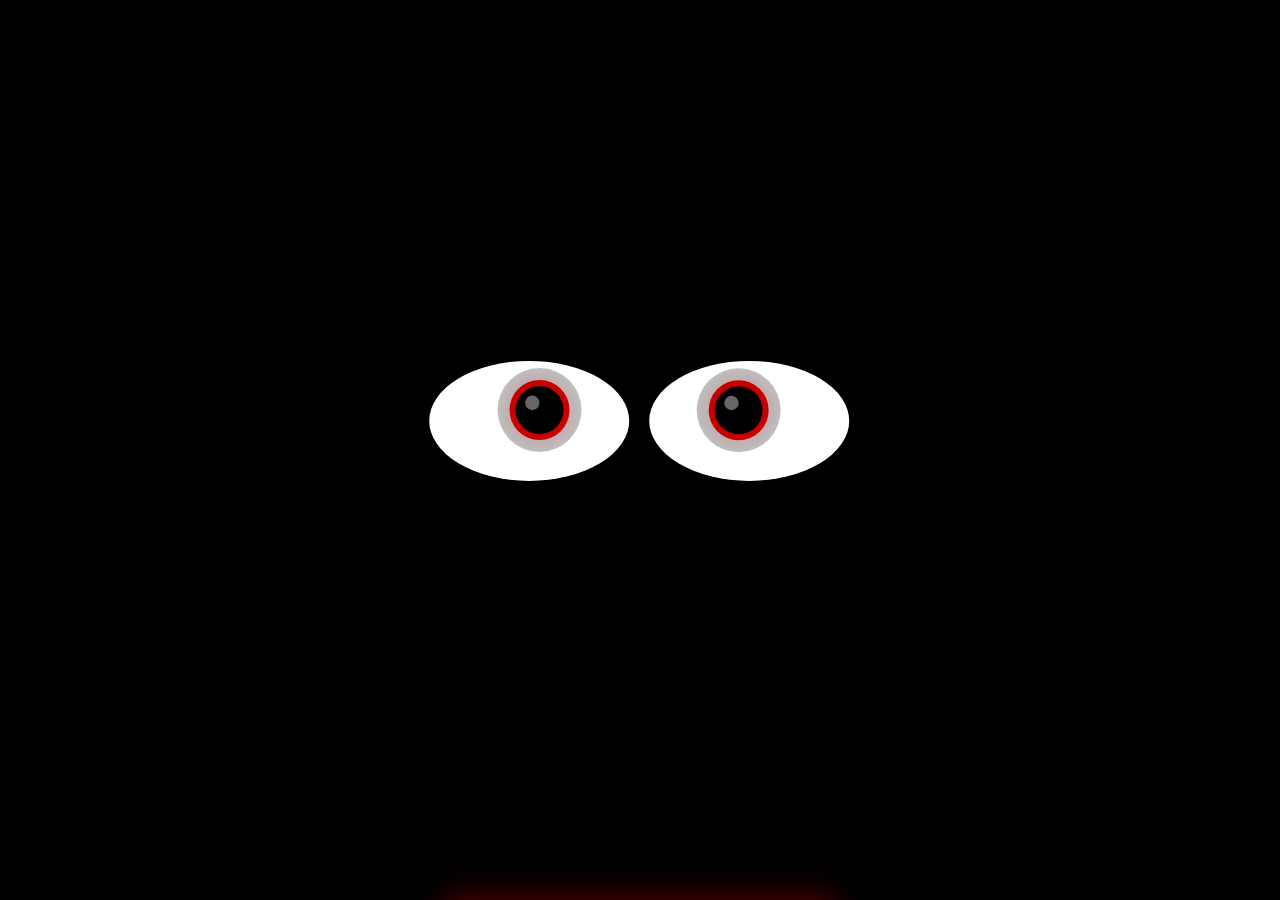
<file: Eyes.Web/index.html>
<!DOCTYPE html>
<html lang="en">
<head>
    <meta charset="UTF-8">
    <meta name="viewport" content="width=device-width, initial-scale=1.0, user-scalable=no">
    <title>Eerie Eyes - Watch & Customize</title>
    <style>
        * {
            margin: 0;
            padding: 0;
            box-sizing: border-box;
            -webkit-tap-highlight-color: transparent;
        }

        body {
            background: #000;
            overflow: hidden;
            font-family: 'Arial', sans-serif;
            touch-action: none;
        }

        #canvas {
            display: block;
            width: 100vw;
            height: 100vh;
        }

        /* Controls Panel */
        #controls {
            position: fixed;
            bottom: 0;
            left: 50%;
            transform: translateX(-50%) translateY(100%);
            background: rgba(20, 20, 20, 0.95);
            border-radius: 20px 20px 0 0;
            padding: 25px;
            width: 90%;
            max-width: 400px;
            max-height: 80vh;
            overflow-y: auto;
            transition: transform 0.4s cubic-bezier(0.68, -0.55, 0.265, 1.55);
            z-index: 1000;
            box-shadow: 0 -5px 30px rgba(255, 0, 0, 0.3);
        }

        #controls.open {
            transform: translateX(-50%) translateY(0);
        }

        #controls::-webkit-scrollbar {
            width: 8px;
        }

        #controls::-webkit-scrollbar-track {
            background: rgba(255, 255, 255, 0.1);
            border-radius: 4px;
        }

        #controls::-webkit-scrollbar-thumb {
            background: rgba(255, 0, 0, 0.5);
            border-radius: 4px;
        }

        #controls-toggle {
            position: fixed;
            bottom: 20px;
            left: 50%;
            transform: translateX(-50%);
            background: rgba(150, 0, 0, 0.9);
            color: #fff;
            border: none;
            border-radius: 25px;
            padding: 12px 30px;
            font-size: 14px;
            cursor: pointer;
            z-index: 999;
            box-shadow: 0 4px 15px rgba(255, 0, 0, 0.4);
            transition: all 0.3s;
            opacity: 0;
            pointer-events: none;
        }

        #controls-toggle.visible {
            opacity: 1;
            pointer-events: auto;
        }

        #controls-toggle:hover {
            background: rgba(200, 0, 0, 0.9);
            transform: translateX(-50%) scale(1.05);
        }

        .control-group {
            margin-bottom: 20px;
        }

        .control-group label {
            color: #fff;
            display: block;
            margin-bottom: 8px;
            font-size: 12px;
            text-transform: uppercase;
            letter-spacing: 1px;
        }

        input[type="range"] {
            width: 100%;
            height: 6px;
            background: rgba(255, 255, 255, 0.2);
            outline: none;
            border-radius: 3px;
            -webkit-appearance: none;
        }

        input[type="range"]::-webkit-slider-thumb {
            -webkit-appearance: none;
            appearance: none;
            width: 18px;
            height: 18px;
            background: #ff0000;
            cursor: pointer;
            border-radius: 50%;
            box-shadow: 0 0 10px rgba(255, 0, 0, 0.8);
        }

        input[type="range"]::-moz-range-thumb {
            width: 18px;
            height: 18px;
            background: #ff0000;
            cursor: pointer;
            border-radius: 50%;
            border: none;
            box-shadow: 0 0 10px rgba(255, 0, 0, 0.8);
        }

        input[type="color"] {
            width: 100%;
            height: 40px;
            border: 2px solid rgba(255, 255, 255, 0.3);
            border-radius: 8px;
            background: transparent;
            cursor: pointer;
        }

        select {
            width: 100%;
            padding: 10px;
            background: rgba(255, 255, 255, 0.1);
            color: #fff;
            border: 2px solid rgba(255, 255, 255, 0.3);
            border-radius: 8px;
            font-size: 14px;
            cursor: pointer;
            opacity: 0;
            pointer-events: none;
            transition: opacity 0.3s;
        }

        select.visible {
            opacity: 1;
            pointer-events: auto;
        }

        select option {
            background: #1a1a1a;
        }

        .preset-buttons {
            display: grid;
            grid-template-columns: 1fr 1fr;
            gap: 10px;
            margin-top: 15px;
        }

        .preset-btn {
            padding: 10px;
            background: rgba(255, 255, 255, 0.1);
            color: #fff;
            border: 2px solid rgba(255, 255, 255, 0.3);
            border-radius: 8px;
            cursor: pointer;
            transition: all 0.3s;
            font-size: 12px;
        }

        .preset-btn:hover {
            background: rgba(255, 255, 255, 0.2);
            border-color: #ff0000;
        }

        .value-display {
            color: #ff6666;
            font-size: 11px;
            margin-top: 5px;
        }

        #blink-toggle, #auto-change-toggle {
            width: 100%;
            padding: 12px;
            background: rgba(255, 0, 0, 0.3);
            color: #fff;
            border: 2px solid #ff0000;
            border-radius: 8px;
            cursor: pointer;
            transition: all 0.3s;
            font-size: 14px;
            margin-top: 10px;
        }

        #blink-toggle:hover, #auto-change-toggle:hover {
            background: rgba(255, 0, 0, 0.5);
        }

        #blink-toggle.active, #auto-change-toggle.active {
            background: rgba(0, 255, 0, 0.3);
            border-color: #00ff00;
        }

        #blink-toggle.locked {
            pointer-events: none;
            opacity: 0.5;
        }

        #auto-change-toggle:disabled {
            background: rgba(100, 100, 100, 0.3);
            border-color: #666;
            cursor: not-allowed;
            opacity: 0.6;
        }

        #share-button {
            width: 100%;
            padding: 12px;
            background: rgba(0, 100, 255, 0.3);
            color: #fff;
            border: 2px solid #0066ff;
            border-radius: 8px;
            cursor: pointer;
            transition: all 0.3s;
            font-size: 14px;
            margin-top: 15px;
        }

        #share-button:hover {
            background: rgba(0, 100, 255, 0.5);
        }

        .share-section {
            margin-top: 20px;
            padding-top: 20px;
            border-top: 1px solid rgba(255, 255, 255, 0.2);
        }

        #share-link {
            width: 100%;
            padding: 10px;
            background: rgba(255, 255, 255, 0.1);
            color: #fff;
            border: 2px solid rgba(255, 255, 255, 0.3);
            border-radius: 8px;
            font-size: 12px;
            margin-top: 10px;
            word-break: break-all;
            display: none;
        }

        #share-link.visible {
            display: block;
        }

        #copy-button {
            width: 100%;
            padding: 10px;
            background: rgba(0, 200, 0, 0.3);
            color: #fff;
            border: 2px solid #00cc00;
            border-radius: 8px;
            cursor: pointer;
            transition: all 0.3s;
            font-size: 12px;
            margin-top: 10px;
            display: none;
        }

        #copy-button.visible {
            display: block;
        }

        #copy-button:hover {
            background: rgba(0, 200, 0, 0.5);
        }

        .premium-lock {
            position: relative;
        }

        .premium-overlay {
            position: absolute;
            top: 0;
            left: 0;
            right: 0;
            bottom: 0;
            background: rgba(0, 0, 0, 0.85);
            border-radius: 8px;
            display: flex;
            flex-direction: column;
            align-items: center;
            justify-content: center;
            z-index: 10;
            padding: 20px;
            text-align: center;
        }

        .premium-overlay h3 {
            color: #ff6666;
            font-size: 18px;
            margin-bottom: 10px;
        }

        .premium-overlay p {
            color: #ccc;
            font-size: 13px;
            margin-bottom: 15px;
            line-height: 1.4;
        }

        .premium-overlay .lock-icon {
            font-size: 40px;
            margin-bottom: 10px;
        }

        .get-premium-btn {
            background: linear-gradient(135deg, #667eea 0%, #764ba2 100%);
            color: #fff;
            border: none;
            border-radius: 8px;
            padding: 12px 24px;
            font-size: 14px;
            font-weight: bold;
            cursor: pointer;
            transition: transform 0.2s;
        }

        .get-premium-btn:hover {
            transform: scale(1.05);
        }

        .control-group.locked {
            pointer-events: none;
            opacity: 0.5;
        }
    </style>
</head>
<body>
    <canvas id="canvas"></canvas>
    
    <button id="controls-toggle">Customize Eyes</button>

    <div id="controls">
        <!-- Free features - always available -->
        <div class="control-group">
            <label>Eye Shape</label>
            <select id="eye-shape">
                <option value="ellipse">Classic Ellipse</option>
                <option value="almond">Almond</option>
                <option value="round">Round</option>
                <option value="cat">Cat Eyes</option>
                <option value="reptile">Reptilian</option>
            </select>
        </div>

        <div class="control-group">
            <label>Iris Color</label>
            <input type="color" id="iris-color" value="#ff0000">
        </div>

        <div class="control-group">
            <label>Pupil Color</label>
            <input type="color" id="pupil-color" value="#000000">
        </div>

        <!-- Premium features section -->
        <div id="premium-section" class="premium-lock">
            <div class="premium-overlay">
                <div class="lock-icon">🔒</div>
                <h3>Premium Features</h3>
                <p>Unlock full customization with advanced controls, effects, and sharing!</p>
                <!--<button class="get-premium-btn" onclick="window.location.href='https://play.google.com/store/apps/details?id=com.bouncy.eyesandroid'">
                    Get Premium - $0.99
                </button>-->
                <button class="get-premium-btn" onclick="handlePremiumClick()">
                    Get Premium - $0.99
                </button>
            </div>

            <div class="control-group locked">
                <label>Sclera (White) Color</label>
                <input type="color" id="sclera-color" value="#ffffff">
            </div>

            <div class="control-group locked">
                <label>Eye Size: <span id="size-value">100</span>px</label>
                <input type="range" id="eye-size" min="50" max="200" value="100">
            </div>

            <div class="control-group locked">
                <label>Eye Spacing: <span id="spacing-value">150</span>px</label>
                <input type="range" id="eye-spacing" min="50" max="300" value="150">
            </div>

            <div class="control-group locked">
                <label>Pupil Size: <span id="pupil-size-value">40</span>%</label>
                <input type="range" id="pupil-size" min="20" max="80" value="40">
            </div>

            <div class="control-group locked">
                <label>Iris Glow: <span id="glow-value">50</span>%</label>
                <input type="range" id="iris-glow" min="0" max="100" value="50">
            </div>

            <div class="control-group locked">
                <label>Bloodshot Level: <span id="bloodshot-value">0</span>%</label>
                <input type="range" id="bloodshot-level" min="0" max="100" value="0">
            </div>

            <div class="control-group locked">
                <label>Eye Rotation: <span id="rotation-value">0</span>°</label>
                <input type="range" id="eye-rotation" min="-45" max="45" value="0">
            </div>

            <div class="control-group locked">
                <label>Wander Speed: <span id="wander-speed-value">50</span>%</label>
                <input type="range" id="wander-speed" min="10" max="100" value="50">
            </div>

            <div class="control-group locked">
                <label>Wander Distance: <span id="wander-distance-value">50</span>%</label>
                <input type="range" id="wander-distance" min="10" max="100" value="50">
            </div>

            <div class="control-group locked">
                <label>Movement Smoothness: <span id="movement-smooth-value">50</span>%</label>
                <input type="range" id="movement-smooth" min="10" max="100" value="50">
            </div>

            <div class="control-group locked">
                <label>Eye Asymmetry: <span id="asymmetry-value">0</span>%</label>
                <input type="range" id="eye-asymmetry" min="0" max="100" value="0">
            </div>

            <button id="blink-toggle" class="locked">Enable Blinking 👁️</button>
        </div>

        <!-- Auto-morph - available for free users with trial timer -->
        <button id="auto-change-toggle">Enable Auto-Morph 🔄</button>

        <!-- Presets - available in free version -->
        <div class="preset-buttons">
            <button class="preset-btn" data-preset="demon">😈 Demon</button>
            <button class="preset-btn" data-preset="ghost">👻 Ghost</button>
            <button class="preset-btn" data-preset="alien">👽 Alien</button>
            <button class="preset-btn" data-preset="zombie">🧟 Zombie</button>
        </div>

        <!-- Share section - always available -->
        <div class="share-section">
            <button id="share-button">📤 Share Your Eyes</button>
            <div id="share-link"></div>
            <button id="copy-button">📋 Copy Link</button>
        </div>
    </div>

    <script>
        function handlePremiumClick() {
            if (window.Android && typeof Android.purchasePremium === "function") {
                // Running inside Android app → trigger native billing
                Android.purchasePremium();
            } else {
                // Running in a normal browser → send to Play Store
                window.location.href = "https://play.google.com/store/apps/details?id=com.bouncy.eyesandroid";
            }
        }
        
        
        const canvas = document.getElementById('canvas');
        const ctx = canvas.getContext('2d');
        
        // Set canvas size
        function resizeCanvas() {
            canvas.width = window.innerWidth;
            canvas.height = window.innerHeight;
        }
        resizeCanvas();
        window.addEventListener('resize', resizeCanvas);

        // Eye configuration with smooth transition support
        let config = {
            eyeShape: 'ellipse',
            irisColor: '#ff0000',
            pupilColor: '#000000',
            scleraColor: '#ffffff',
            eyeSize: 100,
            eyeSpacing: 150,
            pupilSize: 40,
            irisGlow: 50,
            bloodshotLevel: 0,
            eyeRotation: 0,
            wanderSpeed: 50,
            wanderDistance: 50,
            movementSmooth: 50,
            eyeAsymmetry: 0,
            blinkEnabled: false,
            autoChangeEnabled: false
        };

        // Target config for smooth transitions
        let targetConfig = {...config};

        // Eye state
        let eyePositionX = canvas.width / 2;
        let eyePositionY = canvas.height / 2;
        let targetEyeX = canvas.width / 2;
        let targetEyeY = canvas.height / 2;
        let mouseX = canvas.width / 2;
        let mouseY = canvas.height / 2;
        let targetX = canvas.width / 2;
        let targetY = canvas.height / 2;
        let isTracking = false;
        let trackingTimeout;
        let wanderAngle = Math.random() * Math.PI * 2;
        let wanderRadius = 0;
        let blinkTimer = 0;
        let isBlinking = false;
        let blinkProgress = 0;
        let autoChangeTimer = 0;
        let pupilX = 0;
        let pupilY = 0;

        // UI visibility state
        let uiVisible = false;
        let uiHideTimeout;
        const UI_HIDE_DELAY = 5000; // Hide after 5 seconds of inactivity
        let lastInteractionTime = Date.now();

        // Premium/Paid app detection
        // Check if running in paid Android app via query parameter or localStorage
        let isPremium = false;
        
        // Auto-morph trial timer (3 minutes for free users)
        const AUTO_MORPH_TRIAL_DURATION = 3 * 60 * 1000; // 3 minutes in milliseconds
        let autoMorphTrialStartTime = null;
        let autoMorphTrialActive = false;
        
        function checkPremiumStatus() {
            // Check URL parameter (set by Android app)
            const urlParams = new URLSearchParams(window.location.search);
            const premiumParam = urlParams.get('premium');
            
            // Check localStorage (persists across sessions)
            const storedPremium = localStorage.getItem('isPremium');
            
            if (premiumParam === 'true' || storedPremium === 'true') {
                isPremium = true;
                localStorage.setItem('isPremium', 'true');
                return true;
            }
            
            return false;
        }

        isPremium = checkPremiumStatus();

        // Unlock premium features if user has paid
        if (isPremium) {
            const premiumSection = document.getElementById('premium-section');
            const premiumOverlay = premiumSection.querySelector('.premium-overlay');
            if (premiumOverlay) {
                premiumOverlay.remove();
            }
            
            // Remove locked class from all premium elements
            premiumSection.classList.remove('premium-lock');
            const lockedElements = premiumSection.querySelectorAll('.locked');
            lockedElements.forEach(el => {
                el.classList.remove('locked');
                el.style.pointerEvents = 'auto';
                el.style.opacity = '1';
            });
        }

        // Show UI elements
        function showUI() {
            uiVisible = true;
            lastInteractionTime = Date.now();
            document.getElementById('controls-toggle').classList.add('visible');
            document.getElementById('eye-shape').classList.add('visible');
            
            // Reset hide timer
            clearTimeout(uiHideTimeout);
            uiHideTimeout = setTimeout(hideUI, UI_HIDE_DELAY);
        }

        // Hide UI elements
        function hideUI() {
            // Don't hide if controls panel is open
            if (controlsPanel.classList.contains('open')) {
                return;
            }
            
            // Check if enough time has passed since last interaction
            if (Date.now() - lastInteractionTime < UI_HIDE_DELAY) {
                return;
            }
            
            uiVisible = false;
            document.getElementById('controls-toggle').classList.remove('visible');
            document.getElementById('eye-shape').classList.remove('visible');
        }

        // Track any user interaction to show UI
        function handleUserInteraction(e) {
            lastInteractionTime = Date.now();
            
            if (!uiVisible) {
                showUI();
            } else {
                // Reset hide timer on continued interaction
                clearTimeout(uiHideTimeout);
                uiHideTimeout = setTimeout(hideUI, UI_HIDE_DELAY);
            }
        }

        // Color transition
        let currentIrisColor = config.irisColor;
        let colorShiftTimer = 0;

        // Movement boundaries
        const margin = 150;

        // Mouse/Touch tracking - stops eye movement
        function handleMove(e) {
            const touch = e.touches ? e.touches[0] : e;
            mouseX = touch.clientX;
            mouseY = touch.clientY;
            isTracking = true;
            
            // Show UI on interaction
            handleUserInteraction(e);
            
            // Stop eye wandering when user interacts
            clearTimeout(trackingTimeout);
            trackingTimeout = setTimeout(() => {
                isTracking = false;
            }, 2000);
        }

        canvas.addEventListener('mousemove', handleMove);
        canvas.addEventListener('touchmove', handleMove);
        canvas.addEventListener('touchstart', (e) => {
            handleMove(e);
            showUI(); // Always show on tap
        });
        canvas.addEventListener('click', (e) => {
            handleMove(e);
            showUI(); // Always show on click
        });

        // Smooth config interpolation
        function lerpConfig() {
            const lerpSpeed = 0.02;
            config.eyeSize += (targetConfig.eyeSize - config.eyeSize) * lerpSpeed;
            config.eyeSpacing += (targetConfig.eyeSpacing - config.eyeSpacing) * lerpSpeed;
            config.pupilSize += (targetConfig.pupilSize - config.pupilSize) * lerpSpeed;
            config.irisGlow += (targetConfig.irisGlow - config.irisGlow) * lerpSpeed;
            config.bloodshotLevel += (targetConfig.bloodshotLevel - config.bloodshotLevel) * lerpSpeed;
            config.eyeRotation += (targetConfig.eyeRotation - config.eyeRotation) * lerpSpeed;
            config.wanderSpeed += (targetConfig.wanderSpeed - config.wanderSpeed) * lerpSpeed;
            config.wanderDistance += (targetConfig.wanderDistance - config.wanderDistance) * lerpSpeed;
            config.movementSmooth += (targetConfig.movementSmooth - config.movementSmooth) * lerpSpeed;
            config.eyeAsymmetry += (targetConfig.eyeAsymmetry - config.eyeAsymmetry) * lerpSpeed;
            
            // Color interpolation
            config.irisColor = lerpColor(config.irisColor, targetConfig.irisColor, lerpSpeed);
            config.pupilColor = lerpColor(config.pupilColor, targetConfig.pupilColor, lerpSpeed);
            config.scleraColor = lerpColor(config.scleraColor, targetConfig.scleraColor, lerpSpeed);
        }

        // Lerp between two hex colors
        function lerpColor(color1, color2, t) {
            const r1 = parseInt(color1.slice(1, 3), 16);
            const g1 = parseInt(color1.slice(3, 5), 16);
            const b1 = parseInt(color1.slice(5, 7), 16);
            
            const r2 = parseInt(color2.slice(1, 3), 16);
            const g2 = parseInt(color2.slice(3, 5), 16);
            const b2 = parseInt(color2.slice(5, 7), 16);
            
            const r = Math.round(r1 + (r2 - r1) * t);
            const g = Math.round(g1 + (g2 - g1) * t);
            const b = Math.round(b1 + (b2 - b1) * t);
            
            return `#${r.toString(16).padStart(2, '0')}${g.toString(16).padStart(2, '0')}${b.toString(16).padStart(2, '0')}`;
        }

        // Draw eye shape
        function drawEyeShape(x, y, width, height, rotation = 0) {
            ctx.save();
            ctx.translate(x, y);
            ctx.rotate(rotation);
            
            switch(config.eyeShape) {
                case 'ellipse':
                    ctx.beginPath();
                    ctx.ellipse(0, 0, width, height, 0, 0, Math.PI * 2);
                    ctx.fill();
                    break;
                case 'almond':
                    ctx.beginPath();
                    ctx.moveTo(-width, 0);
                    ctx.bezierCurveTo(-width, -height, width, -height, width, 0);
                    ctx.bezierCurveTo(width, height, -width, height, -width, 0);
                    ctx.fill();
                    break;
                case 'round':
                    ctx.beginPath();
                    ctx.arc(0, 0, width, 0, Math.PI * 2);
                    ctx.fill();
                    break;
                case 'cat':
                    ctx.beginPath();
                    ctx.moveTo(-width, 0);
                    ctx.bezierCurveTo(-width * 0.7, -height * 1.2, width * 0.7, -height * 1.2, width, 0);
                    ctx.bezierCurveTo(width * 0.7, height * 1.2, -width * 0.7, height * 1.2, -width, 0);
                    ctx.fill();
                    break;
                case 'reptile':
                    ctx.beginPath();
                    ctx.moveTo(-width * 1.1, 0);
                    ctx.lineTo(0, -height);
                    ctx.lineTo(width * 1.1, 0);
                    ctx.lineTo(0, height);
                    ctx.closePath();
                    ctx.fill();
                    break;
            }
            
            ctx.restore();
        }

        // Draw pupil shape
        function drawPupil(x, y, size) {
            if (config.eyeShape === 'cat' || config.eyeShape === 'reptile') {
                // Vertical slit pupil
                ctx.fillStyle = config.pupilColor;
                ctx.fillRect(x - size * 0.15, y - size, size * 0.3, size * 2);
            } else {
                // Round pupil
                ctx.fillStyle = config.pupilColor;
                ctx.beginPath();
                ctx.arc(x, y, size, 0, Math.PI * 2);
                ctx.fill();
            }
        }

        // Draw bloodshot veins
        function drawBloodshot(x, y, size) {
            if (config.bloodshotLevel > 0) {
                const veins = 8;
                const alpha = config.bloodshotLevel / 100;
                
                for (let i = 0; i < veins; i++) {
                    const angle = (i / veins) * Math.PI * 2;
                    const length = size * (0.7 + Math.random() * 0.3);
                    
                    ctx.strokeStyle = `rgba(255, 0, 0, ${alpha * 0.5})`;
                    ctx.lineWidth = 1 + alpha * 2;
                    ctx.beginPath();
                    ctx.moveTo(x, y);
                    const endX = x + Math.cos(angle) * length;
                    const endY = y + Math.sin(angle) * length;
                    ctx.quadraticCurveTo(
                        x + Math.cos(angle) * length * 0.5 + (Math.random() - 0.5) * 20,
                        y + Math.sin(angle) * length * 0.5 + (Math.random() - 0.5) * 20,
                        endX,
                        endY
                    );
                    ctx.stroke();
                }
            }
        }

        // Shift color slightly for eerie effect
        function shiftColor(baseColor, time) {
            const r = parseInt(baseColor.slice(1, 3), 16);
            const g = parseInt(baseColor.slice(3, 5), 16);
            const b = parseInt(baseColor.slice(5, 7), 16);
            
            const shift = Math.sin(time * 0.001) * 20;
            const newR = Math.max(0, Math.min(255, r + shift));
            const newG = Math.max(0, Math.min(255, g + shift));
            const newB = Math.max(0, Math.min(255, b + shift));
            
            return `rgb(${Math.floor(newR)}, ${Math.floor(newG)}, ${Math.floor(newB)})`;
        }

        // Random eye configuration for auto-change
        function randomizeEyes() {
            const shapes = ['ellipse', 'almond', 'round', 'cat', 'reptile'];
            const colors = ['#ff0000', '#00ff00', '#0000ff', '#ff00ff', '#ffff00', '#00ffff', '#ff6600', '#8800ff'];
            
            targetConfig.eyeShape = shapes[Math.floor(Math.random() * shapes.length)];
            targetConfig.irisColor = colors[Math.floor(Math.random() * colors.length)];
            targetConfig.pupilColor = colors[Math.floor(Math.random() * colors.length)];
            targetConfig.eyeSize = 70 + Math.random() * 100;
            
            // Ensure spacing scales with eye size to prevent overlap
            const minSpacing = targetConfig.eyeSize * 2.5;
            targetConfig.eyeSpacing = Math.max(minSpacing, 100 + Math.random() * 150);
            
            targetConfig.pupilSize = 25 + Math.random() * 50;
            targetConfig.irisGlow = Math.random() * 100;
            targetConfig.bloodshotLevel = Math.random() * 60;
            targetConfig.eyeRotation = -30 + Math.random() * 60;
        }

        // Animation loop
        function animate() {
            ctx.fillStyle = '#000';
            ctx.fillRect(0, 0, canvas.width, canvas.height);

            // Lerp config for smooth transitions
            lerpConfig();

            // Update color shift
            colorShiftTimer++;
            currentIrisColor = shiftColor(config.irisColor, colorShiftTimer);

            // Auto-change eyes
            if (config.autoChangeEnabled) {
                autoChangeTimer++;
                if (autoChangeTimer > 300) { // Change every 5 seconds
                    randomizeEyes();
                    autoChangeTimer = 0;
                }
            }

            // Update eye position on screen (moving around)
            if (!isTracking) {
                // Calculate next wander position
                wanderAngle += (Math.random() - 0.5) * 0.05 * (config.wanderSpeed / 50);
                const maxDistance = (Math.min(canvas.width, canvas.height) / 4) * (config.wanderDistance / 50);
                wanderRadius = Math.min(wanderRadius + 2, maxDistance);
                
                targetEyeX = canvas.width / 2 + Math.cos(wanderAngle) * wanderRadius;
                targetEyeY = canvas.height / 2 + Math.sin(wanderAngle) * wanderRadius;
                
                // Keep eyes within bounds
                targetEyeX = Math.max(margin, Math.min(canvas.width - margin, targetEyeX));
                targetEyeY = Math.max(margin, Math.min(canvas.height - margin, targetEyeY));
            }

            // Smooth movement
            const smoothFactor = 0.02 * (config.movementSmooth / 50);
            eyePositionX += (targetEyeX - eyePositionX) * smoothFactor;
            eyePositionY += (targetEyeY - eyePositionY) * smoothFactor;

            // Update blink
            if (config.blinkEnabled) {
                blinkTimer++;
                if (blinkTimer > 180 && !isBlinking) {
                    isBlinking = true;
                    blinkProgress = 0;
                    blinkTimer = 0;
                }

                if (isBlinking) {
                    blinkProgress += 0.15;
                    if (blinkProgress >= 1) {
                        isBlinking = false;
                        blinkProgress = 0;
                    }
                }
            }

            // Calculate blink scale
            const blinkScale = isBlinking ? Math.abs(Math.sin(blinkProgress * Math.PI)) : 0;
            const eyeHeight = config.eyeSize * 0.6 * (1 - blinkScale);

            // Calculate realistic eye spacing - prevent overlap
            // Minimum spacing should be at least the diameter of the largest eye plus some buffer
            const maxEyeSize = config.eyeSize * (1 + Math.abs(config.eyeAsymmetry / 100) * 0.3);
            const minSpacing = maxEyeSize * 2.2; // 2.2x for realistic spacing
            const actualSpacing = Math.max(minSpacing, config.eyeSpacing);

            // Eye positions - both eyes move together
            const leftEyeX = eyePositionX - actualSpacing / 2;
            const rightEyeX = eyePositionX + actualSpacing / 2;

            // Calculate pupil target (what eyes look at)
            if (isTracking) {
                targetX = mouseX;
                targetY = mouseY;
            } else {
                // Look in direction of movement
                targetX = eyePositionX + (targetEyeX - eyePositionX) * 2;
                targetY = eyePositionY + (targetEyeY - eyePositionY) * 2;
            }

            // Draw both eyes
            const eyes = [
                {x: leftEyeX, y: eyePositionY, asymmetry: -1}, 
                {x: rightEyeX, y: eyePositionY, asymmetry: 1}
            ];

            for (let eye of eyes) {
                // Apply asymmetry
                const asymmetryFactor = 1 + (config.eyeAsymmetry / 100) * 0.3 * eye.asymmetry;
                const eyeSize = config.eyeSize * asymmetryFactor;
                const rotation = (config.eyeRotation * Math.PI / 180) * eye.asymmetry;

                // Calculate pupil position
                const dx = targetX - eye.x;
                const dy = targetY - eye.y;
                const angle = Math.atan2(dy, dx);
                const distance = Math.min(Math.sqrt(dx * dx + dy * dy), eyeSize * 0.3);
                
                pupilX = eye.x + Math.cos(angle) * distance * 0.5;
                pupilY = eye.y + Math.sin(angle) * distance * 0.5;

                // Draw eye white (sclera)
                ctx.fillStyle = config.scleraColor;
                drawEyeShape(eye.x, eye.y, eyeSize, eyeHeight, rotation);

                // Draw bloodshot
                drawBloodshot(eye.x, eye.y, eyeSize);

                // Draw iris
                ctx.fillStyle = currentIrisColor;
                const irisSize = eyeSize * 0.6 * (1 - blinkScale * 0.5);
                drawEyeShape(pupilX, pupilY, irisSize * 0.5, irisSize * 0.5, rotation * 0.5);

                // Add glow effect
                const glowIntensity = config.irisGlow / 100;
                const gradient = ctx.createRadialGradient(pupilX, pupilY, 0, pupilX, pupilY, irisSize * 0.7);
                gradient.addColorStop(0, currentIrisColor);
                gradient.addColorStop(1, `rgba(0, 0, 0, ${1 - glowIntensity})`);
                ctx.fillStyle = gradient;
                ctx.globalAlpha = glowIntensity;
                ctx.beginPath();
                ctx.arc(pupilX, pupilY, irisSize * 0.7, 0, Math.PI * 2);
                ctx.fill();
                ctx.globalAlpha = 1;

                // Draw pupil
                const pupilSize = irisSize * (config.pupilSize / 100);
                drawPupil(pupilX, pupilY, pupilSize);

                // Add highlight
                ctx.fillStyle = 'rgba(255, 255, 255, 0.4)';
                ctx.beginPath();
                ctx.arc(pupilX - pupilSize * 0.3, pupilY - pupilSize * 0.3, pupilSize * 0.3, 0, Math.PI * 2);
                ctx.fill();
            }

            requestAnimationFrame(animate);
        }

        // Controls
        const controlsPanel = document.getElementById('controls');
        const controlsToggle = document.getElementById('controls-toggle');

        function openControls() {
            controlsPanel.classList.add('open');
            clearTimeout(uiHideTimeout);
            lastInteractionTime = Date.now();
        }

        function closeControls() {
            controlsPanel.classList.remove('open');
            // Start hide timer when panel closes
            lastInteractionTime = Date.now();
            uiHideTimeout = setTimeout(hideUI, UI_HIDE_DELAY);
        }

        function toggleControls() {
            if (controlsPanel.classList.contains('open')) {
                closeControls();
            } else {
                openControls();
            }
        }

        controlsToggle.addEventListener('click', (e) => {
            toggleControls();
            e.stopPropagation();
        });

        // Click outside to close controls panel
        document.addEventListener('click', (e) => {
            if (controlsPanel.classList.contains('open')) {
                const isClickInsidePanel = controlsPanel.contains(e.target);
                const isClickOnToggle = controlsToggle.contains(e.target);
                
                if (!isClickInsidePanel && !isClickOnToggle) {
                    closeControls();
                }
            }
        });

        // Keep UI visible when interacting with controls
        controlsPanel.addEventListener('click', (e) => {
            lastInteractionTime = Date.now();
            clearTimeout(uiHideTimeout);
            e.stopPropagation();
        });

        controlsPanel.addEventListener('touchstart', (e) => {
            lastInteractionTime = Date.now();
            clearTimeout(uiHideTimeout);
            e.stopPropagation();
        });

        // Share functionality
        function encodeConfig() {
            const shareConfig = {
                eyeShape: targetConfig.eyeShape,
                irisColor: targetConfig.irisColor,
                pupilColor: targetConfig.pupilColor,
                scleraColor: targetConfig.scleraColor,
                eyeSize: Math.round(targetConfig.eyeSize),
                eyeSpacing: Math.round(targetConfig.eyeSpacing),
                pupilSize: Math.round(targetConfig.pupilSize),
                irisGlow: Math.round(targetConfig.irisGlow),
                bloodshotLevel: Math.round(targetConfig.bloodshotLevel),
                eyeRotation: Math.round(targetConfig.eyeRotation),
                wanderSpeed: Math.round(targetConfig.wanderSpeed),
                wanderDistance: Math.round(targetConfig.wanderDistance),
                movementSmooth: Math.round(targetConfig.movementSmooth),
                eyeAsymmetry: Math.round(targetConfig.eyeAsymmetry),
                blinkEnabled: config.blinkEnabled,
                autoChangeEnabled: config.autoChangeEnabled
            };
            
            const encoded = btoa(JSON.stringify(shareConfig));
            return encoded;
        }

        function decodeConfig(encoded) {
            try {
                const decoded = JSON.parse(atob(encoded));
                return decoded;
            } catch (e) {
                console.error('Failed to decode config:', e);
                return null;
            }
        }

        function applySharedConfig(sharedConfig) {
            targetConfig.eyeShape = sharedConfig.eyeShape;
            config.eyeShape = sharedConfig.eyeShape;
            targetConfig.irisColor = sharedConfig.irisColor;
            targetConfig.pupilColor = sharedConfig.pupilColor;
            targetConfig.scleraColor = sharedConfig.scleraColor;
            targetConfig.eyeSize = sharedConfig.eyeSize;
            targetConfig.eyeSpacing = sharedConfig.eyeSpacing;
            targetConfig.pupilSize = sharedConfig.pupilSize;
            targetConfig.irisGlow = sharedConfig.irisGlow;
            targetConfig.bloodshotLevel = sharedConfig.bloodshotLevel;
            targetConfig.eyeRotation = sharedConfig.eyeRotation;
            targetConfig.wanderSpeed = sharedConfig.wanderSpeed;
            targetConfig.wanderDistance = sharedConfig.wanderDistance;
            targetConfig.movementSmooth = sharedConfig.movementSmooth;
            targetConfig.eyeAsymmetry = sharedConfig.eyeAsymmetry;
            config.blinkEnabled = sharedConfig.blinkEnabled;
            targetConfig.blinkEnabled = sharedConfig.blinkEnabled;
            config.autoChangeEnabled = sharedConfig.autoChangeEnabled;
            targetConfig.autoChangeEnabled = sharedConfig.autoChangeEnabled;
            
            // Update UI toggles
            document.getElementById('blink-toggle').classList.toggle('active', config.blinkEnabled);
            document.getElementById('blink-toggle').textContent = config.blinkEnabled ? 'Disable Blinking 👁️' : 'Enable Blinking 👁️';
            document.getElementById('auto-change-toggle').classList.toggle('active', config.autoChangeEnabled);
            document.getElementById('auto-change-toggle').textContent = config.autoChangeEnabled ? 'Disable Auto-Morph 🔄' : 'Enable Auto-Morph 🔄';
            
            updateControlsUI();
        }

        // Check URL for shared config on load
        window.addEventListener('load', () => {
            const urlParams = new URLSearchParams(window.location.search);
            const sharedConfig = urlParams.get('eyes');
            
            if (sharedConfig) {
                const decoded = decodeConfig(sharedConfig);
                if (decoded) {
                    applySharedConfig(decoded);
                }
            }
        });

        // Share button handler
        document.getElementById('share-button').addEventListener('click', async function() {
            const encoded = encodeConfig();
            const shareUrl = window.location.origin + window.location.pathname + '?eyes=' + encoded;
            
            const shareLinkDiv = document.getElementById('share-link');
            const copyButton = document.getElementById('copy-button');
            
            // Try to use native Web Share API first (works on Android, iOS)
            if (navigator.share) {
                try {
                    await navigator.share({
                        title: 'Check out my eerie eyes! 👁️',
                        text: 'I created some creepy eyes - tap to see them!',
                        url: shareUrl
                    });
                    // Successfully shared, don't show fallback UI
                    return;
                } catch (err) {
                    // User cancelled or share failed
                    if (err.name === 'AbortError') {
                        // User cancelled, don't show fallback
                        return;
                    }
                    // Other error, fall through to show copy link
                }
            }
            
            // Fallback: Show copy link option
            shareLinkDiv.textContent = shareUrl;
            shareLinkDiv.classList.add('visible');
            copyButton.classList.add('visible');
        });

        // Copy button handler
        document.getElementById('copy-button').addEventListener('click', async function() {
            const shareLinkDiv = document.getElementById('share-link');
            const shareUrl = shareLinkDiv.textContent;
            
            try {
                await navigator.clipboard.writeText(shareUrl);
                this.textContent = '✅ Copied!';
                setTimeout(() => {
                    this.textContent = '📋 Copy Link';
                }, 2000);
            } catch (err) {
                // Fallback for older browsers
                const textArea = document.createElement('textarea');
                textArea.value = shareUrl;
                textArea.style.position = 'fixed';
                textArea.style.left = '-999999px';
                document.body.appendChild(textArea);
                textArea.select();
                try {
                    document.execCommand('copy');
                    this.textContent = '✅ Copied!';
                    setTimeout(() => {
                        this.textContent = '📋 Copy Link';
                    }, 2000);
                } catch (err2) {
                    this.textContent = '❌ Failed to copy';
                }
                document.body.removeChild(textArea);
            }
        });

        // Event listeners for controls
        document.getElementById('eye-shape').addEventListener('change', (e) => {
            config.eyeShape = e.target.value;
            targetConfig.eyeShape = e.target.value;
        });

        document.getElementById('iris-color').addEventListener('input', (e) => {
            targetConfig.irisColor = e.target.value;
        });

        document.getElementById('pupil-color').addEventListener('input', (e) => {
            targetConfig.pupilColor = e.target.value;
        });

        // Premium features - only work if user has paid
        if (isPremium) {
            document.getElementById('sclera-color').addEventListener('input', (e) => {
                targetConfig.scleraColor = e.target.value;
            });

            document.getElementById('eye-size').addEventListener('input', (e) => {
                targetConfig.eyeSize = parseInt(e.target.value);
                document.getElementById('size-value').textContent = e.target.value;
                
                // Update spacing display if overlap would occur
                const maxEyeSize = parseInt(e.target.value) * (1 + Math.abs(targetConfig.eyeAsymmetry / 100) * 0.3);
                const minSpacing = maxEyeSize * 2.2;
                if (targetConfig.eyeSpacing < minSpacing) {
                    document.getElementById('spacing-value').textContent = targetConfig.eyeSpacing + ' (auto-adjusted)';
                } else {
                    document.getElementById('spacing-value').textContent = targetConfig.eyeSpacing;
                }
            });

            document.getElementById('eye-spacing').addEventListener('input', (e) => {
                const requestedSpacing = parseInt(e.target.value);
                const maxEyeSize = targetConfig.eyeSize * (1 + Math.abs(targetConfig.eyeAsymmetry / 100) * 0.3);
                const minSpacing = maxEyeSize * 2.2;
                
                // Update to requested value but enforce minimum during rendering
                targetConfig.eyeSpacing = requestedSpacing;
                
                // Update display with warning if too close
                if (requestedSpacing < minSpacing) {
                    document.getElementById('spacing-value').textContent = e.target.value + ' (auto-adjusted)';
                } else {
                    document.getElementById('spacing-value').textContent = e.target.value;
                }
            });

            document.getElementById('pupil-size').addEventListener('input', (e) => {
                targetConfig.pupilSize = parseInt(e.target.value);
                document.getElementById('pupil-size-value').textContent = e.target.value;
            });

            document.getElementById('iris-glow').addEventListener('input', (e) => {
                targetConfig.irisGlow = parseInt(e.target.value);
                document.getElementById('glow-value').textContent = e.target.value;
            });

            document.getElementById('bloodshot-level').addEventListener('input', (e) => {
                targetConfig.bloodshotLevel = parseInt(e.target.value);
                document.getElementById('bloodshot-value').textContent = e.target.value;
            });

            document.getElementById('eye-rotation').addEventListener('input', (e) => {
                targetConfig.eyeRotation = parseInt(e.target.value);
                document.getElementById('rotation-value').textContent = e.target.value;
            });

            document.getElementById('wander-speed').addEventListener('input', (e) => {
                targetConfig.wanderSpeed = parseInt(e.target.value);
                document.getElementById('wander-speed-value').textContent = e.target.value;
            });

            document.getElementById('wander-distance').addEventListener('input', (e) => {
                targetConfig.wanderDistance = parseInt(e.target.value);
                document.getElementById('wander-distance-value').textContent = e.target.value;
            });

            document.getElementById('movement-smooth').addEventListener('input', (e) => {
                targetConfig.movementSmooth = parseInt(e.target.value);
                document.getElementById('movement-smooth-value').textContent = e.target.value;
            });

            document.getElementById('eye-asymmetry').addEventListener('input', (e) => {
                targetConfig.eyeAsymmetry = parseInt(e.target.value);
                document.getElementById('asymmetry-value').textContent = e.target.value;
            });

            document.getElementById('blink-toggle').addEventListener('click', function() {
                config.blinkEnabled = !config.blinkEnabled;
                targetConfig.blinkEnabled = config.blinkEnabled;
                this.classList.toggle('active');
                this.textContent = config.blinkEnabled ? 'Disable Blinking 👁️' : 'Enable Blinking 👁️';
            });

            document.getElementById('auto-change-toggle').addEventListener('click', function() {
                config.autoChangeEnabled = !config.autoChangeEnabled;
                targetConfig.autoChangeEnabled = config.autoChangeEnabled;
                this.classList.toggle('active');
                
                if (config.autoChangeEnabled) {
                    autoChangeTimer = 0;
                    this.textContent = 'Disable Auto-Morph 🔄';
                } else {
                    this.textContent = 'Enable Auto-Morph 🔄';
                }
            });

            // Preset configurations - work for both free and premium
            document.querySelectorAll('.preset-btn').forEach(btn => {
                btn.addEventListener('click', function() {
                    const preset = this.getAttribute('data-preset');
                    applyPreset(preset);
                });
            });
        } else {
            // Free users - auto-morph with trial timer
            document.getElementById('auto-change-toggle').addEventListener('click', function() {
                if (!config.autoChangeEnabled) {
                    // Starting auto-morph
                    if (!autoMorphTrialActive) {
                        // First time or trial expired - start new trial
                        autoMorphTrialStartTime = Date.now();
                        autoMorphTrialActive = true;
                    }
                    
                    config.autoChangeEnabled = true;
                    targetConfig.autoChangeEnabled = true;
                    this.classList.toggle('active', true);
                    autoChangeTimer = 0;
                    updateAutoMorphButtonText();
                } else {
                    // Stopping auto-morph
                    config.autoChangeEnabled = false;
                    targetConfig.autoChangeEnabled = false;
                    this.classList.toggle('active', false);
                    this.textContent = 'Enable Auto-Morph 🔄';
                }
            });

            // Preset configurations - work for both free and premium
            document.querySelectorAll('.preset-btn').forEach(btn => {
                btn.addEventListener('click', function() {
                    const preset = this.getAttribute('data-preset');
                    applyPreset(preset);
                });
            });
        }

        // Update auto-morph button text with timer (for free users)
        function updateAutoMorphButtonText() {
            if (!isPremium && autoMorphTrialActive && config.autoChangeEnabled) {
                const elapsed = Date.now() - autoMorphTrialStartTime;
                const remaining = Math.max(0, AUTO_MORPH_TRIAL_DURATION - elapsed);
                const remainingSeconds = Math.ceil(remaining / 1000);
                const minutes = Math.floor(remainingSeconds / 60);
                const seconds = remainingSeconds % 60;
                
                const button = document.getElementById('auto-change-toggle');
                if (remaining > 0) {
                    button.textContent = `Auto-Morph ${minutes}:${seconds.toString().padStart(2, '0')} ⏱️`;
                } else {
                    // Trial expired
                    config.autoChangeEnabled = false;
                    targetConfig.autoChangeEnabled = false;
                    button.classList.remove('active');
                    button.textContent = 'Auto-Morph Trial Ended 🔒';
                    button.disabled = true;
                    autoMorphTrialActive = false;
                }
            }
        }

        // Check trial timer every second
        setInterval(() => {
            if (!isPremium && autoMorphTrialActive && config.autoChangeEnabled) {
                updateAutoMorphButtonText();
            }
        }, 1000);

        function applyPreset(preset) {
            switch(preset) {
                case 'demon':
                    targetConfig.eyeShape = 'cat';
                    config.eyeShape = 'cat';
                    targetConfig.irisColor = '#ff0000';
                    targetConfig.pupilColor = '#000000';
                    
                    if (isPremium) {
                        targetConfig.scleraColor = '#ffdddd';
                        targetConfig.eyeSize = 120;
                        targetConfig.eyeSpacing = 280;
                        targetConfig.pupilSize = 30;
                        targetConfig.irisGlow = 80;
                        targetConfig.bloodshotLevel = 60;
                        targetConfig.eyeRotation = -10;
                    }
                    break;
                case 'ghost':
                    targetConfig.eyeShape = 'round';
                    config.eyeShape = 'round';
                    targetConfig.irisColor = '#00ffff';
                    targetConfig.pupilColor = '#ffffff';
                    
                    if (isPremium) {
                        targetConfig.scleraColor = '#e0e0e0';
                        targetConfig.eyeSize = 90;
                        targetConfig.eyeSpacing = 210;
                        targetConfig.pupilSize = 60;
                        targetConfig.irisGlow = 100;
                        targetConfig.bloodshotLevel = 0;
                        targetConfig.eyeRotation = 0;
                    }
                    break;
                case 'alien':
                    targetConfig.eyeShape = 'almond';
                    config.eyeShape = 'almond';
                    targetConfig.irisColor = '#00ff00';
                    targetConfig.pupilColor = '#000000';
                    
                    if (isPremium) {
                        targetConfig.scleraColor = '#aaffaa';
                        targetConfig.eyeSize = 140;
                        targetConfig.eyeSpacing = 320;
                        targetConfig.pupilSize = 50;
                        targetConfig.irisGlow = 70;
                        targetConfig.bloodshotLevel = 0;
                        targetConfig.eyeRotation = 15;
                    }
                    break;
                case 'zombie':
                    targetConfig.eyeShape = 'ellipse';
                    config.eyeShape = 'ellipse';
                    targetConfig.irisColor = '#88ff00';
                    targetConfig.pupilColor = '#330000';
                    
                    if (isPremium) {
                        targetConfig.scleraColor = '#ccccaa';
                        targetConfig.eyeSize = 100;
                        targetConfig.eyeSpacing = 230;
                        targetConfig.pupilSize = 70;
                        targetConfig.irisGlow = 30;
                        targetConfig.bloodshotLevel = 80;
                        targetConfig.eyeRotation = -5;
                    }
                    break;
            }
            updateControlsUI();
        }

        function updateControlsUI() {
            document.getElementById('eye-shape').value = targetConfig.eyeShape;
            document.getElementById('iris-color').value = targetConfig.irisColor;
            document.getElementById('pupil-color').value = targetConfig.pupilColor;
            document.getElementById('sclera-color').value = targetConfig.scleraColor;
            document.getElementById('eye-size').value = Math.round(targetConfig.eyeSize);
            document.getElementById('eye-spacing').value = Math.round(targetConfig.eyeSpacing);
            document.getElementById('pupil-size').value = Math.round(targetConfig.pupilSize);
            document.getElementById('iris-glow').value = Math.round(targetConfig.irisGlow);
            document.getElementById('bloodshot-level').value = Math.round(targetConfig.bloodshotLevel);
            document.getElementById('eye-rotation').value = Math.round(targetConfig.eyeRotation);
            document.getElementById('wander-speed').value = Math.round(targetConfig.wanderSpeed);
            document.getElementById('wander-distance').value = Math.round(targetConfig.wanderDistance);
            document.getElementById('movement-smooth').value = Math.round(targetConfig.movementSmooth);
            document.getElementById('eye-asymmetry').value = Math.round(targetConfig.eyeAsymmetry);
            
            document.getElementById('size-value').textContent = Math.round(targetConfig.eyeSize);
            document.getElementById('spacing-value').textContent = Math.round(targetConfig.eyeSpacing);
            document.getElementById('pupil-size-value').textContent = Math.round(targetConfig.pupilSize);
            document.getElementById('glow-value').textContent = Math.round(targetConfig.irisGlow);
            document.getElementById('bloodshot-value').textContent = Math.round(targetConfig.bloodshotLevel);
            document.getElementById('rotation-value').textContent = Math.round(targetConfig.eyeRotation);
            document.getElementById('wander-speed-value').textContent = Math.round(targetConfig.wanderSpeed);
            document.getElementById('wander-distance-value').textContent = Math.round(targetConfig.wanderDistance);
            document.getElementById('movement-smooth-value').textContent = Math.round(targetConfig.movementSmooth);
            document.getElementById('asymmetry-value').textContent = Math.round(targetConfig.eyeAsymmetry);
        }

        // Start animation
        animate();
    </script>
</body>
</html>
</file>
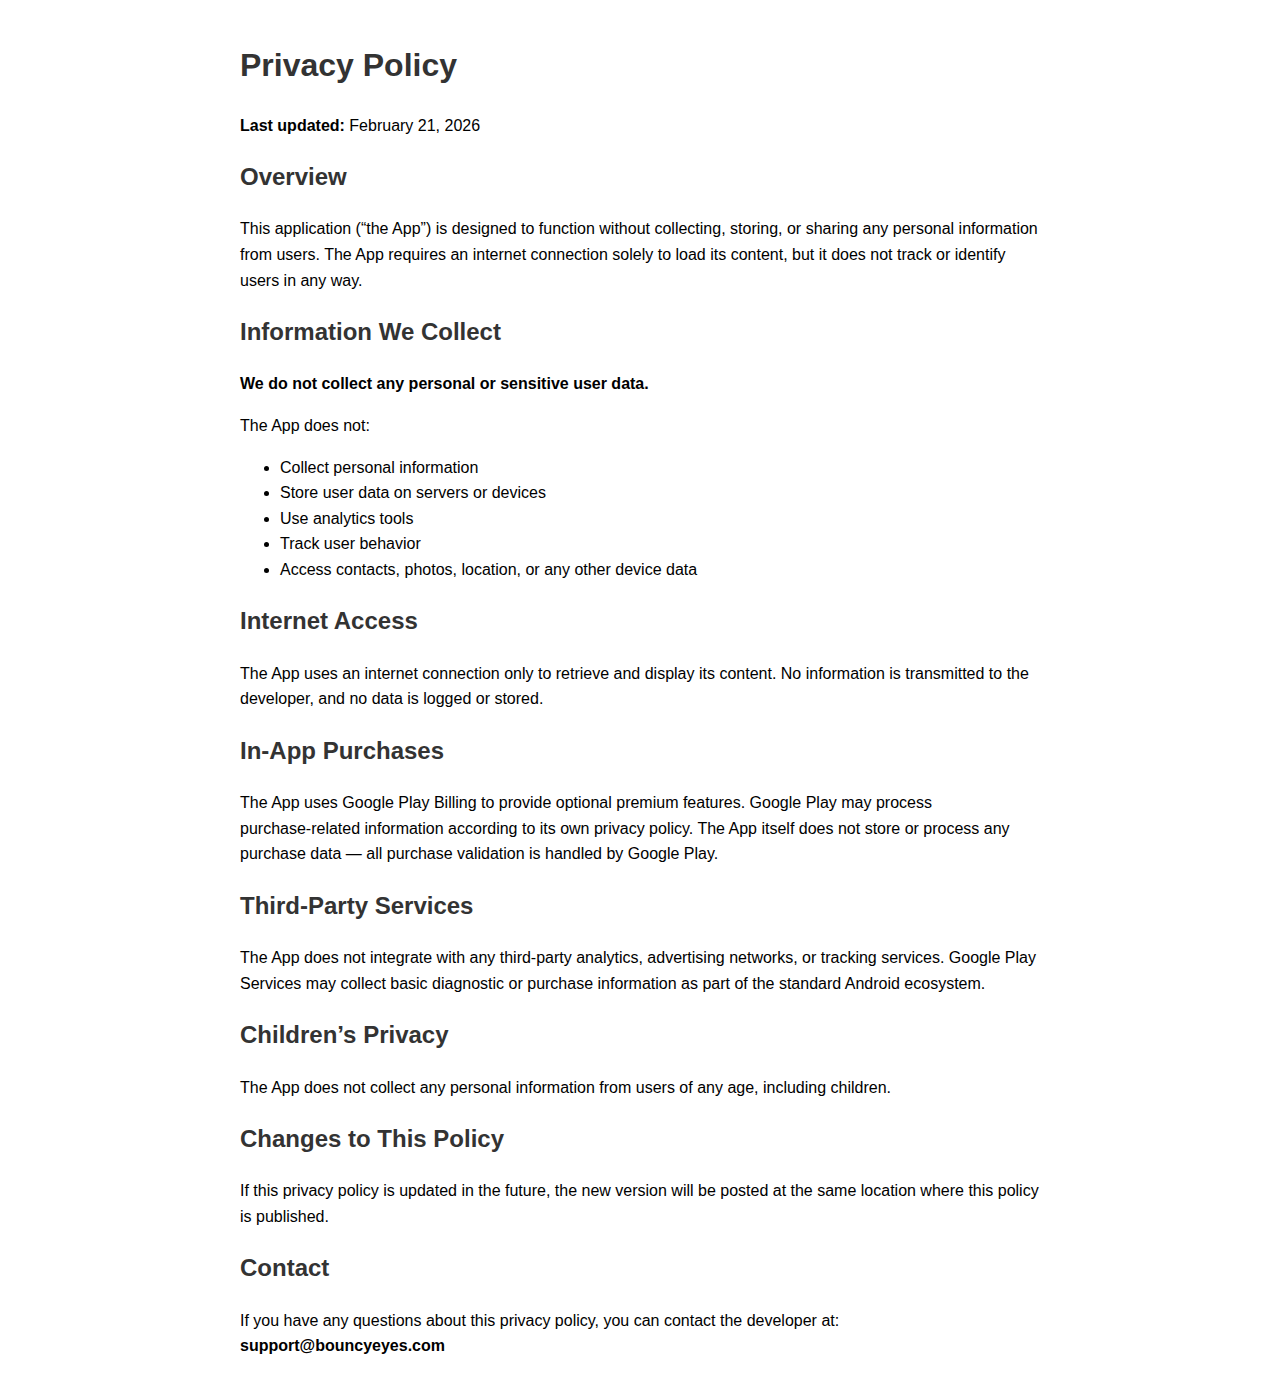
<file: privacypolicy.html>
<!DOCTYPE html>
<html lang="en">
<head>
    <meta charset="UTF-8">
    <meta name="viewport" content="width=device-width, initial-scale=1.0">
    <title>Privacy Policy</title>
    <style>
        body {
            font-family: Arial, sans-serif;
            max-width: 800px;
            margin: 40px auto;
            line-height: 1.6;
            padding: 0 20px;
        }
        h1, h2 {
            color: #333;
        }
    </style>
</head>
<body>

<h1>Privacy Policy</h1>
<p><strong>Last updated:</strong> February 21, 2026</p>

<h2>Overview</h2>
<p>
    This application (“the App”) is designed to function without collecting, storing, or sharing any personal information from users. 
    The App requires an internet connection solely to load its content, but it does not track or identify users in any way.
</p>

<h2>Information We Collect</h2>
<p><strong>We do not collect any personal or sensitive user data.</strong></p>
<p>The App does not:</p>
<ul>
    <li>Collect personal information</li>
    <li>Store user data on servers or devices</li>
    <li>Use analytics tools</li>
    <li>Track user behavior</li>
    <li>Access contacts, photos, location, or any other device data</li>
</ul>

<h2>Internet Access</h2>
<p>
    The App uses an internet connection only to retrieve and display its content. 
    No information is transmitted to the developer, and no data is logged or stored.
</p>

<h2>In‑App Purchases</h2>
<p>
    The App uses Google Play Billing to provide optional premium features. 
    Google Play may process purchase‑related information according to its own privacy policy. 
    The App itself does not store or process any purchase data — all purchase validation is handled by Google Play.
</p>

<h2>Third‑Party Services</h2>
<p>
    The App does not integrate with any third‑party analytics, advertising networks, or tracking services.
    Google Play Services may collect basic diagnostic or purchase information as part of the standard Android ecosystem.
</p>

<h2>Children’s Privacy</h2>
<p>
    The App does not collect any personal information from users of any age, including children.
</p>

<h2>Changes to This Policy</h2>
<p>
    If this privacy policy is updated in the future, the new version will be posted at the same location where this policy is published.
</p>

<h2>Contact</h2>
<p>
    If you have any questions about this privacy policy, you can contact the developer at:<br>
    <strong>support@bouncyeyes.com</strong>
</p>

</body>
</html>
</file>
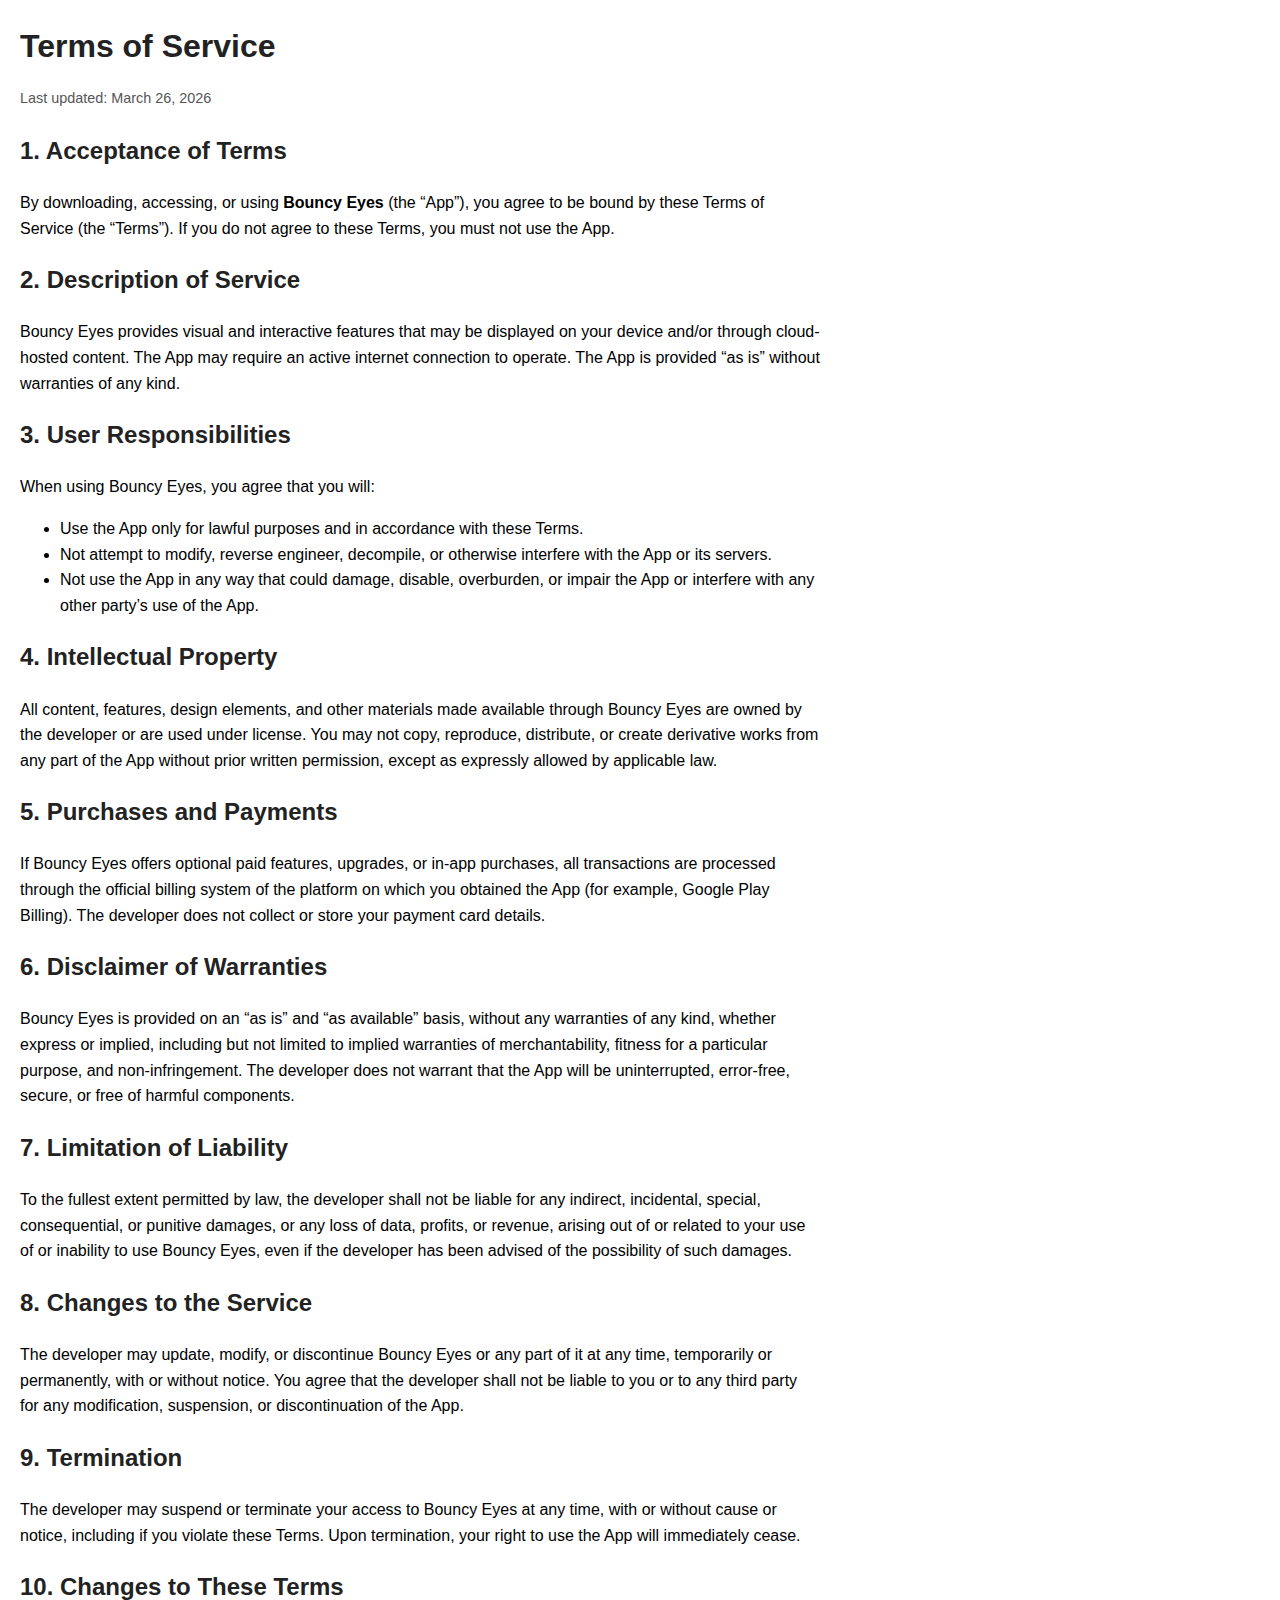
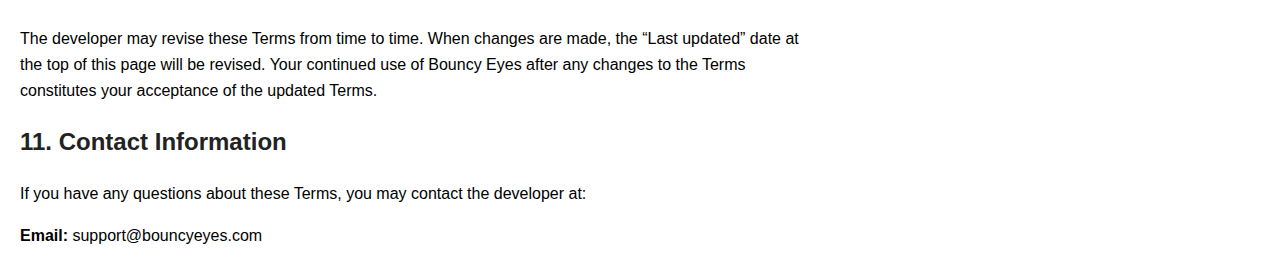
<file: tos.html>
<!DOCTYPE html>
<html lang="en">
<head>
  <meta charset="UTF-8">
  <title>Bouncy Eyes - Terms of Service</title>
  <meta name="viewport" content="width=device-width, initial-scale=1.0">
  <style>
    body { font-family: Arial, sans-serif; line-height: 1.6; margin: 20px; max-width: 800px; }
    h1, h2 { color: #222; }
    h1 { margin-bottom: 0.2em; }
    .updated { color: #555; font-size: 0.9em; margin-bottom: 1.5em; }
  </style>
</head>
<body>
  <h1>Terms of Service</h1>
  <p class="updated">Last updated: March 26, 2026</p>

  <h2>1. Acceptance of Terms</h2>
  <p>
    By downloading, accessing, or using <strong>Bouncy Eyes</strong> (the “App”), you agree to be bound by these
    Terms of Service (the “Terms”). If you do not agree to these Terms, you must not use the App.
  </p>

  <h2>2. Description of Service</h2>
  <p>
    Bouncy Eyes provides visual and interactive features that may be displayed on your device and/or through
    cloud-hosted content. The App may require an active internet connection to operate. The App is provided
    “as is” without warranties of any kind.
  </p>

  <h2>3. User Responsibilities</h2>
  <p>When using Bouncy Eyes, you agree that you will:</p>
  <ul>
    <li>Use the App only for lawful purposes and in accordance with these Terms.</li>
    <li>Not attempt to modify, reverse engineer, decompile, or otherwise interfere with the App or its servers.</li>
    <li>Not use the App in any way that could damage, disable, overburden, or impair the App or interfere with any other party’s use of the App.</li>
  </ul>

  <h2>4. Intellectual Property</h2>
  <p>
    All content, features, design elements, and other materials made available through Bouncy Eyes are owned by
    the developer or are used under license. You may not copy, reproduce, distribute, or create derivative works
    from any part of the App without prior written permission, except as expressly allowed by applicable law.
  </p>

  <h2>5. Purchases and Payments</h2>
  <p>
    If Bouncy Eyes offers optional paid features, upgrades, or in-app purchases, all transactions are processed
    through the official billing system of the platform on which you obtained the App (for example, Google Play
    Billing). The developer does not collect or store your payment card details.
  </p>

  <h2>6. Disclaimer of Warranties</h2>
  <p>
    Bouncy Eyes is provided on an “as is” and “as available” basis, without any warranties of any kind, whether
    express or implied, including but not limited to implied warranties of merchantability, fitness for a
    particular purpose, and non-infringement. The developer does not warrant that the App will be uninterrupted,
    error-free, secure, or free of harmful components.
  </p>

  <h2>7. Limitation of Liability</h2>
  <p>
    To the fullest extent permitted by law, the developer shall not be liable for any indirect, incidental,
    special, consequential, or punitive damages, or any loss of data, profits, or revenue, arising out of or
    related to your use of or inability to use Bouncy Eyes, even if the developer has been advised of the
    possibility of such damages.
  </p>

  <h2>8. Changes to the Service</h2>
  <p>
    The developer may update, modify, or discontinue Bouncy Eyes or any part of it at any time, temporarily or
    permanently, with or without notice. You agree that the developer shall not be liable to you or to any third
    party for any modification, suspension, or discontinuation of the App.
  </p>

  <h2>9. Termination</h2>
  <p>
    The developer may suspend or terminate your access to Bouncy Eyes at any time, with or without cause or
    notice, including if you violate these Terms. Upon termination, your right to use the App will immediately
    cease.
  </p>

  <h2>10. Changes to These Terms</h2>
  <p>
    The developer may revise these Terms from time to time. When changes are made, the “Last updated” date at
    the top of this page will be revised. Your continued use of Bouncy Eyes after any changes to the Terms
    constitutes your acceptance of the updated Terms.
  </p>

  <h2>11. Contact Information</h2>
  <p>
    If you have any questions about these Terms, you may contact the developer at:
  </p>
  <p>
    <strong>Email:</strong> support@bouncyeyes.com
  </p>
</body>
</html>
</file>
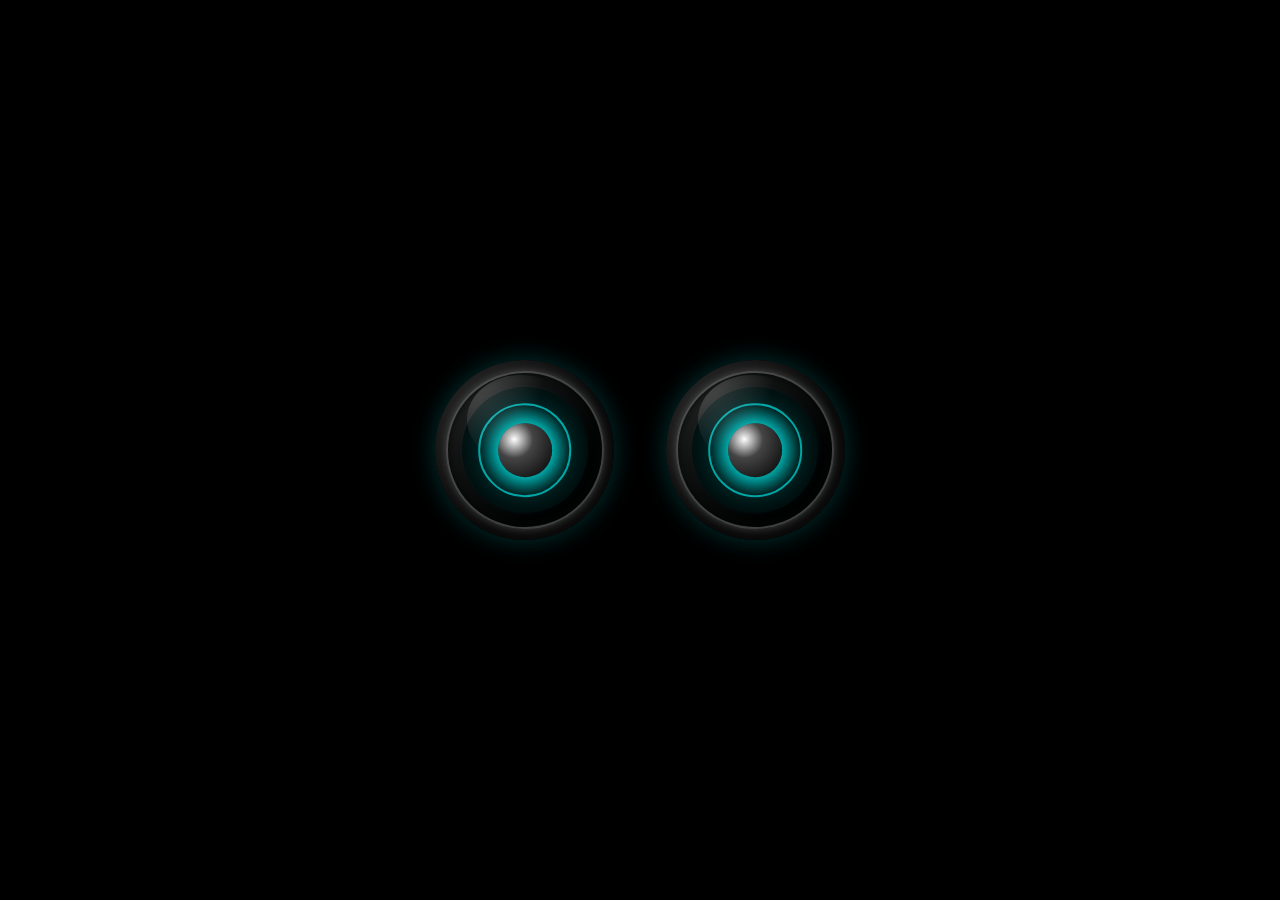
<file: Eyes.Web/eyes.html>
﻿<!DOCTYPE html>
<html lang="en">
<head>
    <meta charset="UTF-8">
    <title>Robotic Eyes</title>

    <link rel="stylesheet" href="styles/base-eyes.css">

</head>
<body>

    <div class="viewport">
        <div class="eyes-wrapper" id="eyesWrapper">
            <div class="eye">
                <div class="eye-glow"></div>
                <div class="iris-ring"></div>
                <div class="pupil"></div>
                <div class="reflection"></div>
            </div>
            <div class="eye">
                <div class="eye-glow"></div>
                <div class="iris-ring"></div>
                <div class="pupil"></div>
                <div class="reflection"></div>
            </div>
        </div>
    </div>

    <div id="testOverlay" 
     style="position:fixed; top:0; left:0; right:0; padding:20px; 
            background:black; color:white; font-size:24px; display:none;">
    </div>

    <script src="js/eye-controller.js"></script>
    <script src="js/emotion-detector.js"></script>
    <script src="js/emotion-eye-bridge.js"></script>
    <script src="js/notifications.js"></script>
</body>
</html>
</file>
<file: Eyes.Web/styles/base-eyes.css>
html, body {
    margin: 0;
    padding: 0;
    width: 100%;
    height: 100%;
    background: #000;
    overflow: hidden;
    font-family: Arial, sans-serif;
}

.viewport {
    width: 100%;
    height: 100%;
    display: flex;
    align-items: center;
    justify-content: center;
    user-select: none;
    cursor: pointer;
    pointer-events: auto;
}

.eyes-wrapper {
    display: flex;
    gap: 4vw;
}

.eye {
    position: relative;
    width: 14vw;
    height: 14vw;
    max-width: 260px;
    max-height: 260px;
    min-width: 120px;
    min-height: 120px;
    border-radius: 50%;
    background: radial-gradient(circle at 30% 30%, #222 0%, #000 65%);
    box-shadow: 0 0 25px rgba(0, 255, 255, 0.2), inset 0 0 35px rgba(255, 255, 255, 0.08);
    overflow: hidden;
}

    .eye::before {
        content: "";
        position: absolute;
        inset: 6%;
        border-radius: 50%;
        border: 2px solid rgba(150,150,150,0.4);
        box-shadow: 0 0 10px rgba(100,100,100,0.7), inset 0 0 10px rgba(0,0,0,0.8);
    }

.eye-glow {
    position: absolute;
    inset: 15%;
    border-radius: 50%;
    opacity: 0.9;
    transition: background 0.4s ease, opacity 0.4s ease;
}

.pupil {
    position: absolute;
    left: 50%;
    top: 50%;
    transform: translate(-50%, -50%);
    border-radius: 50%;
    transition: all 0.35s ease;
}

.iris-ring {
    position: absolute;
    left: 50%;
    top: 50%;
    transform: translate(-50%, -50%);
    border-radius: 50%;
    border: 2px solid;
    pointer-events: none;
    transition: all 0.35s ease;
}

.reflection {
    position: absolute;
    width: 60%;
    height: 50%;
    top: 8%;
    left: 18%;
    border-radius: 50%;
    background: radial-gradient(circle at 0% 0%, rgba(255,255,255,0.35) 0%, transparent 55%);
    opacity: 0.7;
}

.hint {
    position: fixed;
    bottom: 12px;
    width: 100%;
    text-align: center;
    font-size: 13px;
    letter-spacing: 0.12em;
    text-transform: uppercase;
    color: rgba(140,140,140,0.6);
}

    .hint span {
        color: rgba(0,255,255,0.75);
    }

.eye {
    --look-x: 0px;
    --look-y: 0px;
}

/* Move pupil + iris together */
.pupil,
.iris-ring {
    transform: translate( calc(-50% + var(--look-x)), calc(-50% + var(--look-y)) );
    transition: transform 0.18s ease-out, width 0.35s ease, height 0.35s ease, box-shadow 0.35s ease;
}

/* Slight parallax for glow */
.eye-glow {
    transform: translate( calc(var(--look-x) * 0.4), calc(var(--look-y) * 0.4) );
    transition: transform 0.2s ease-out;
}
</file>
